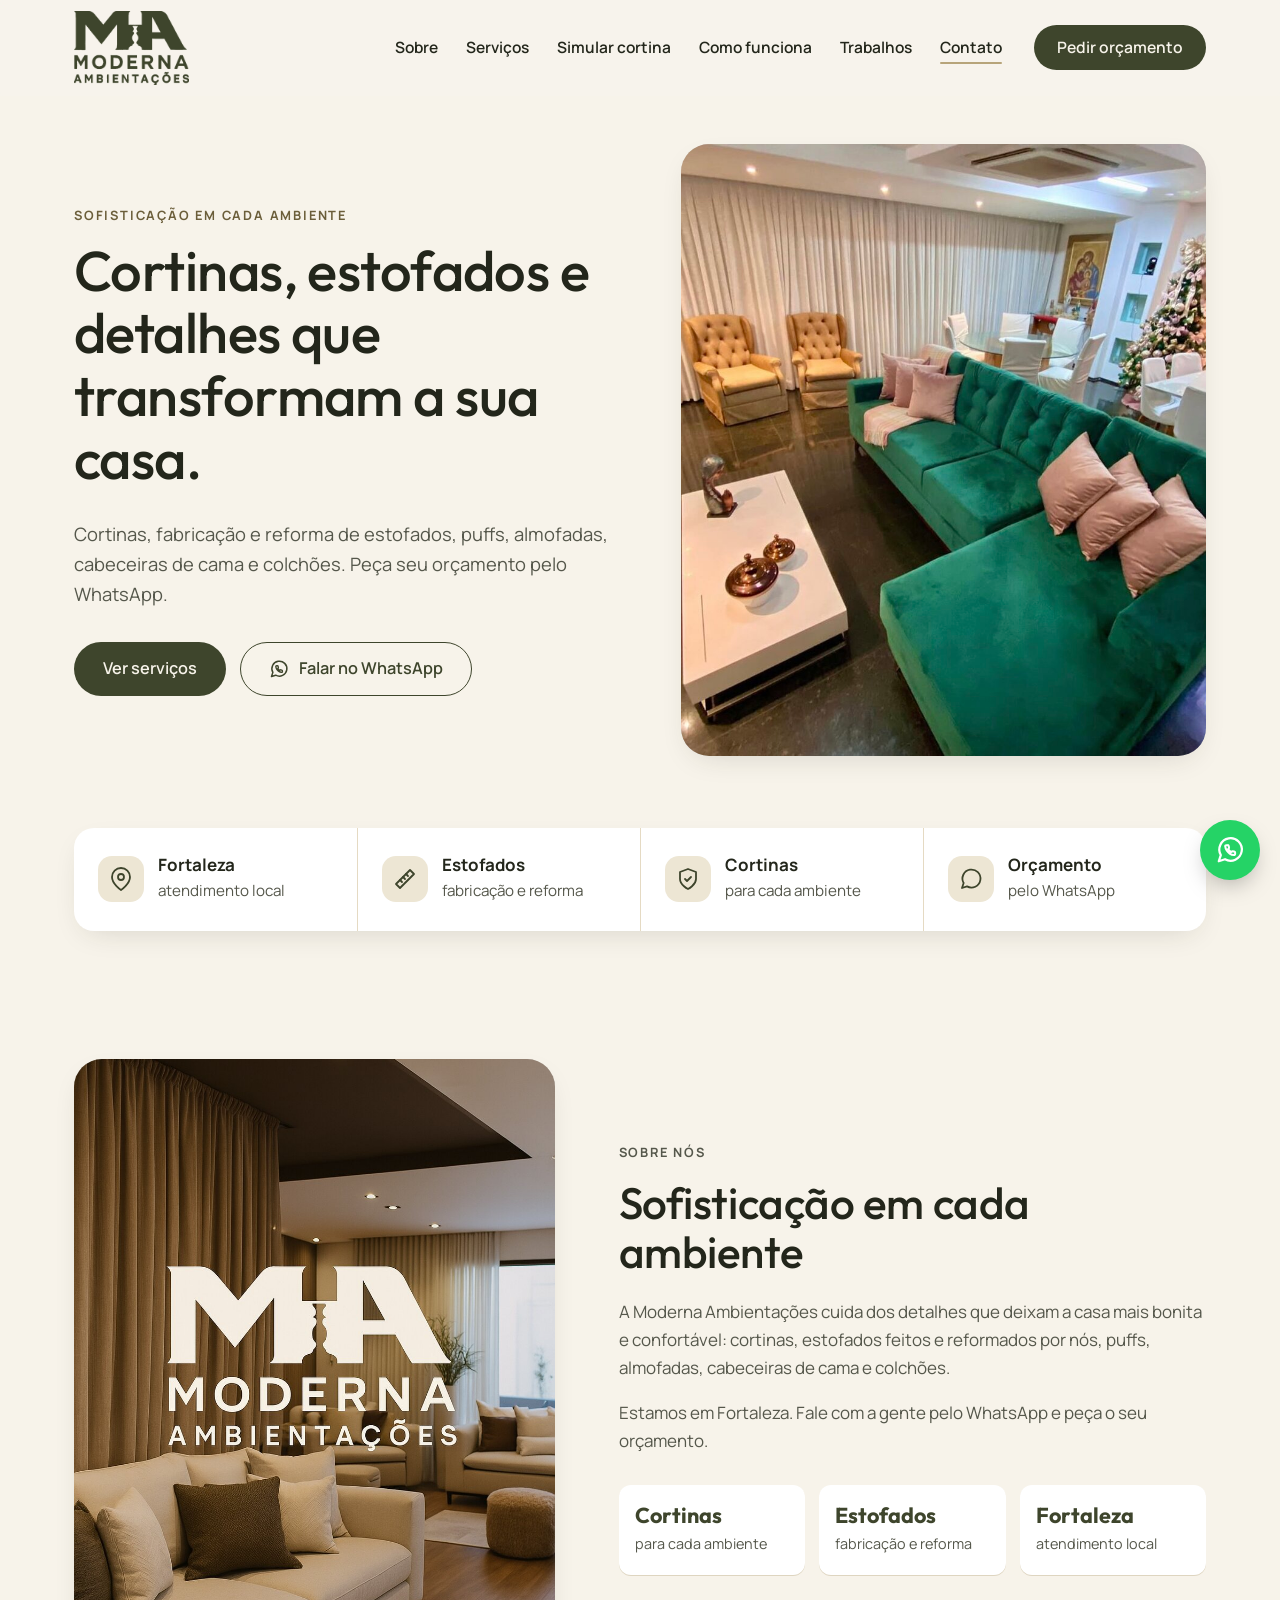
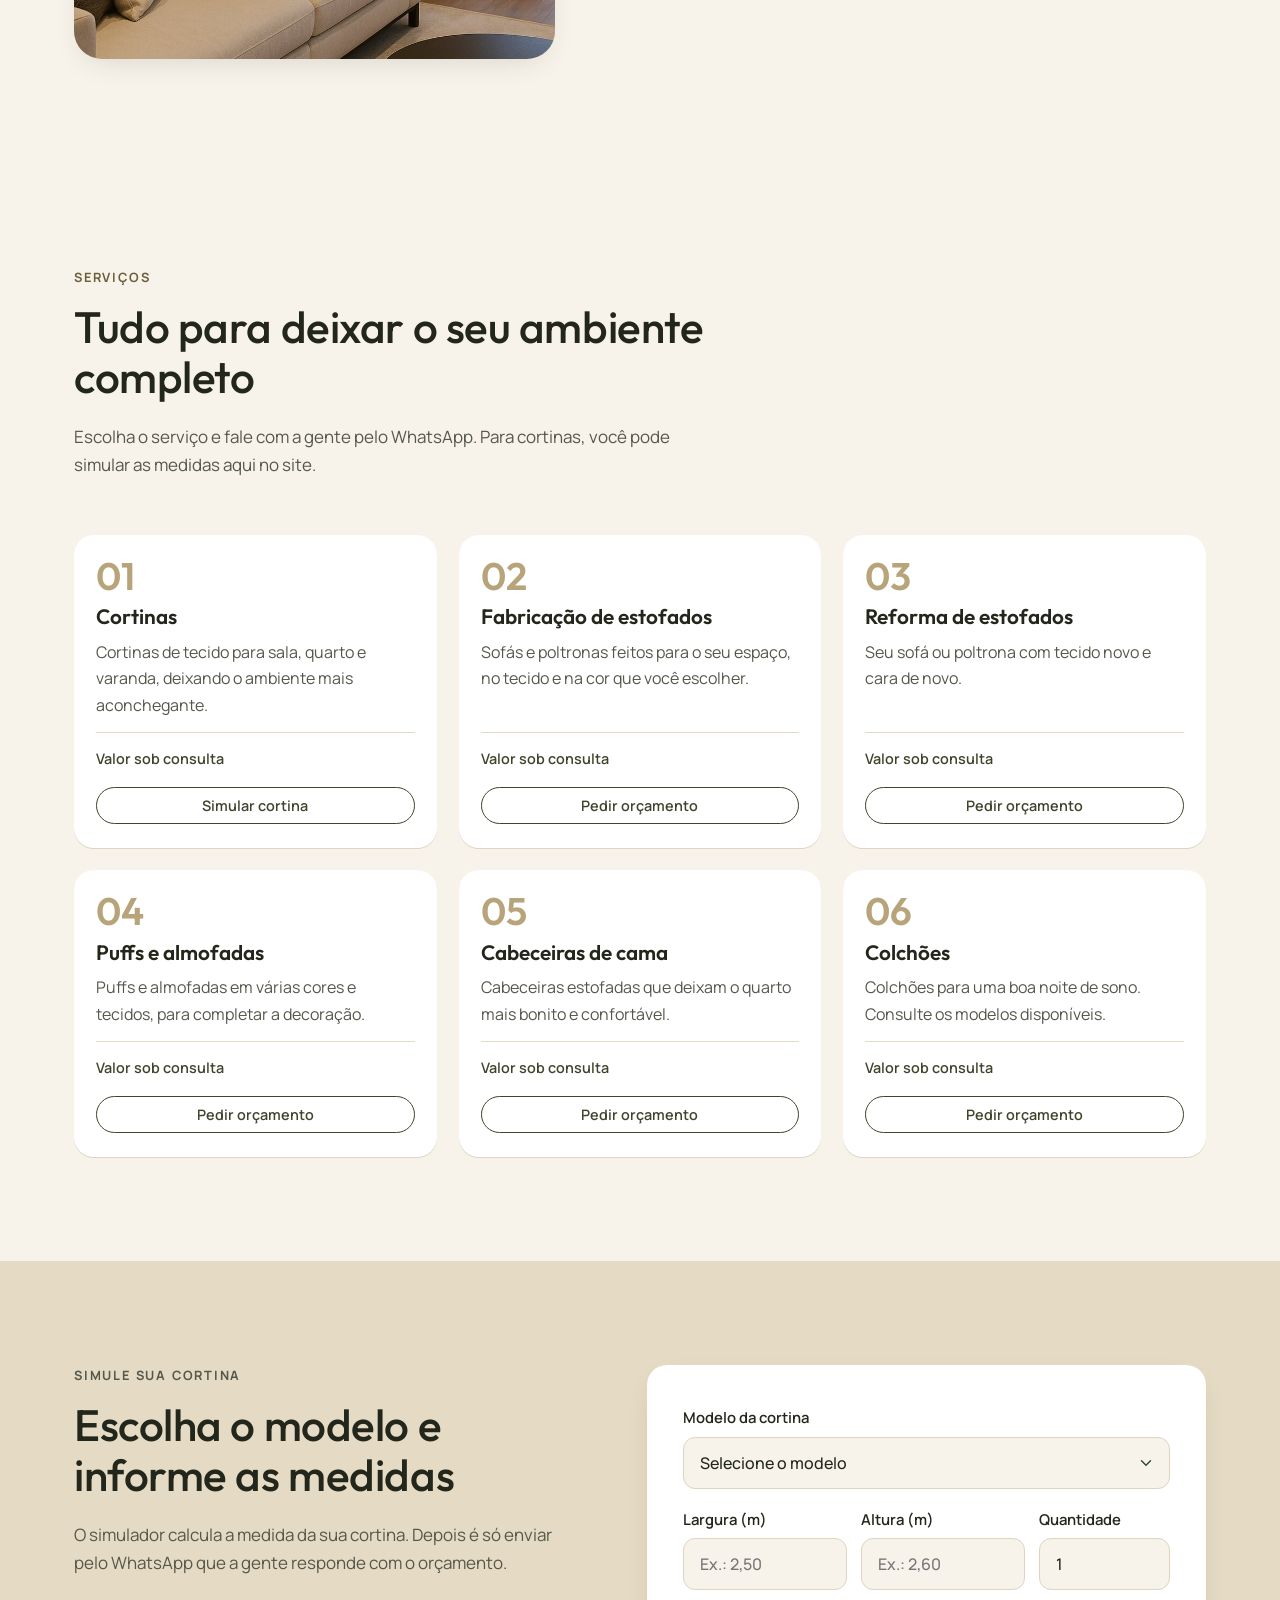
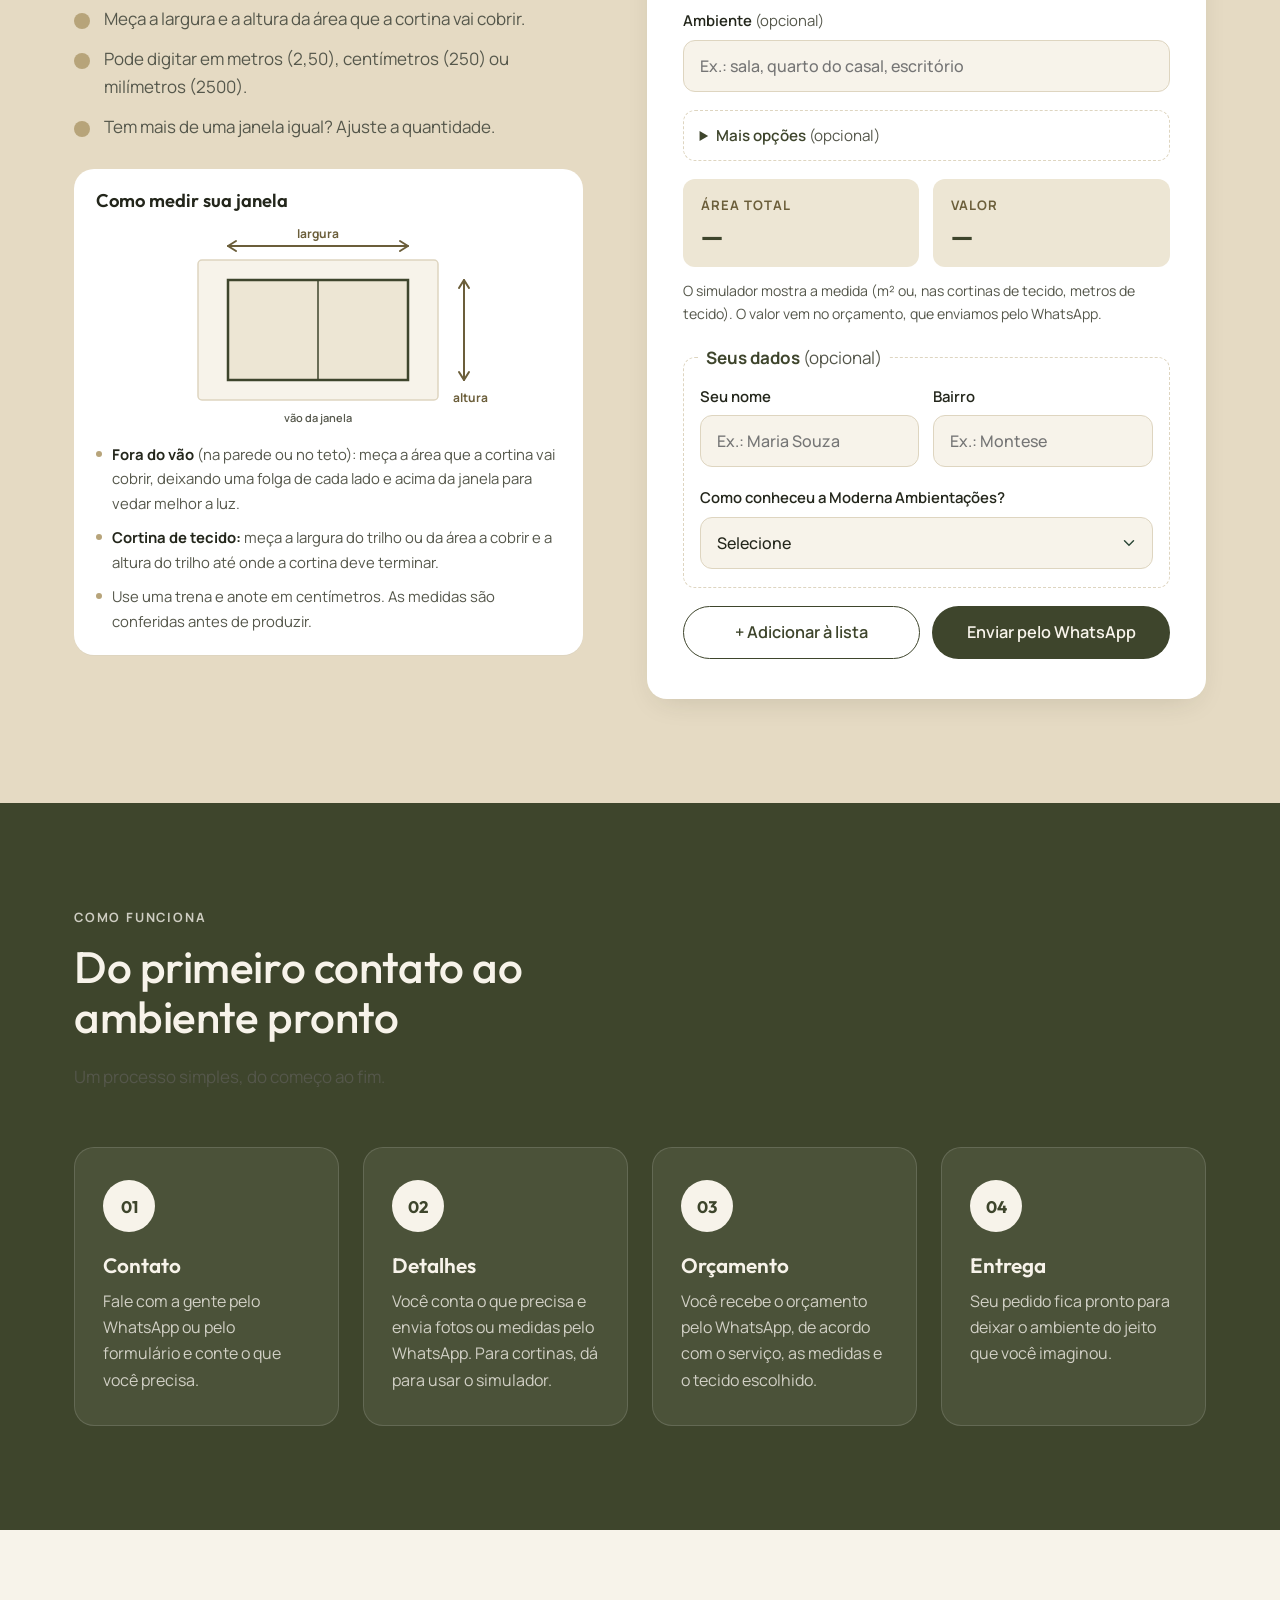
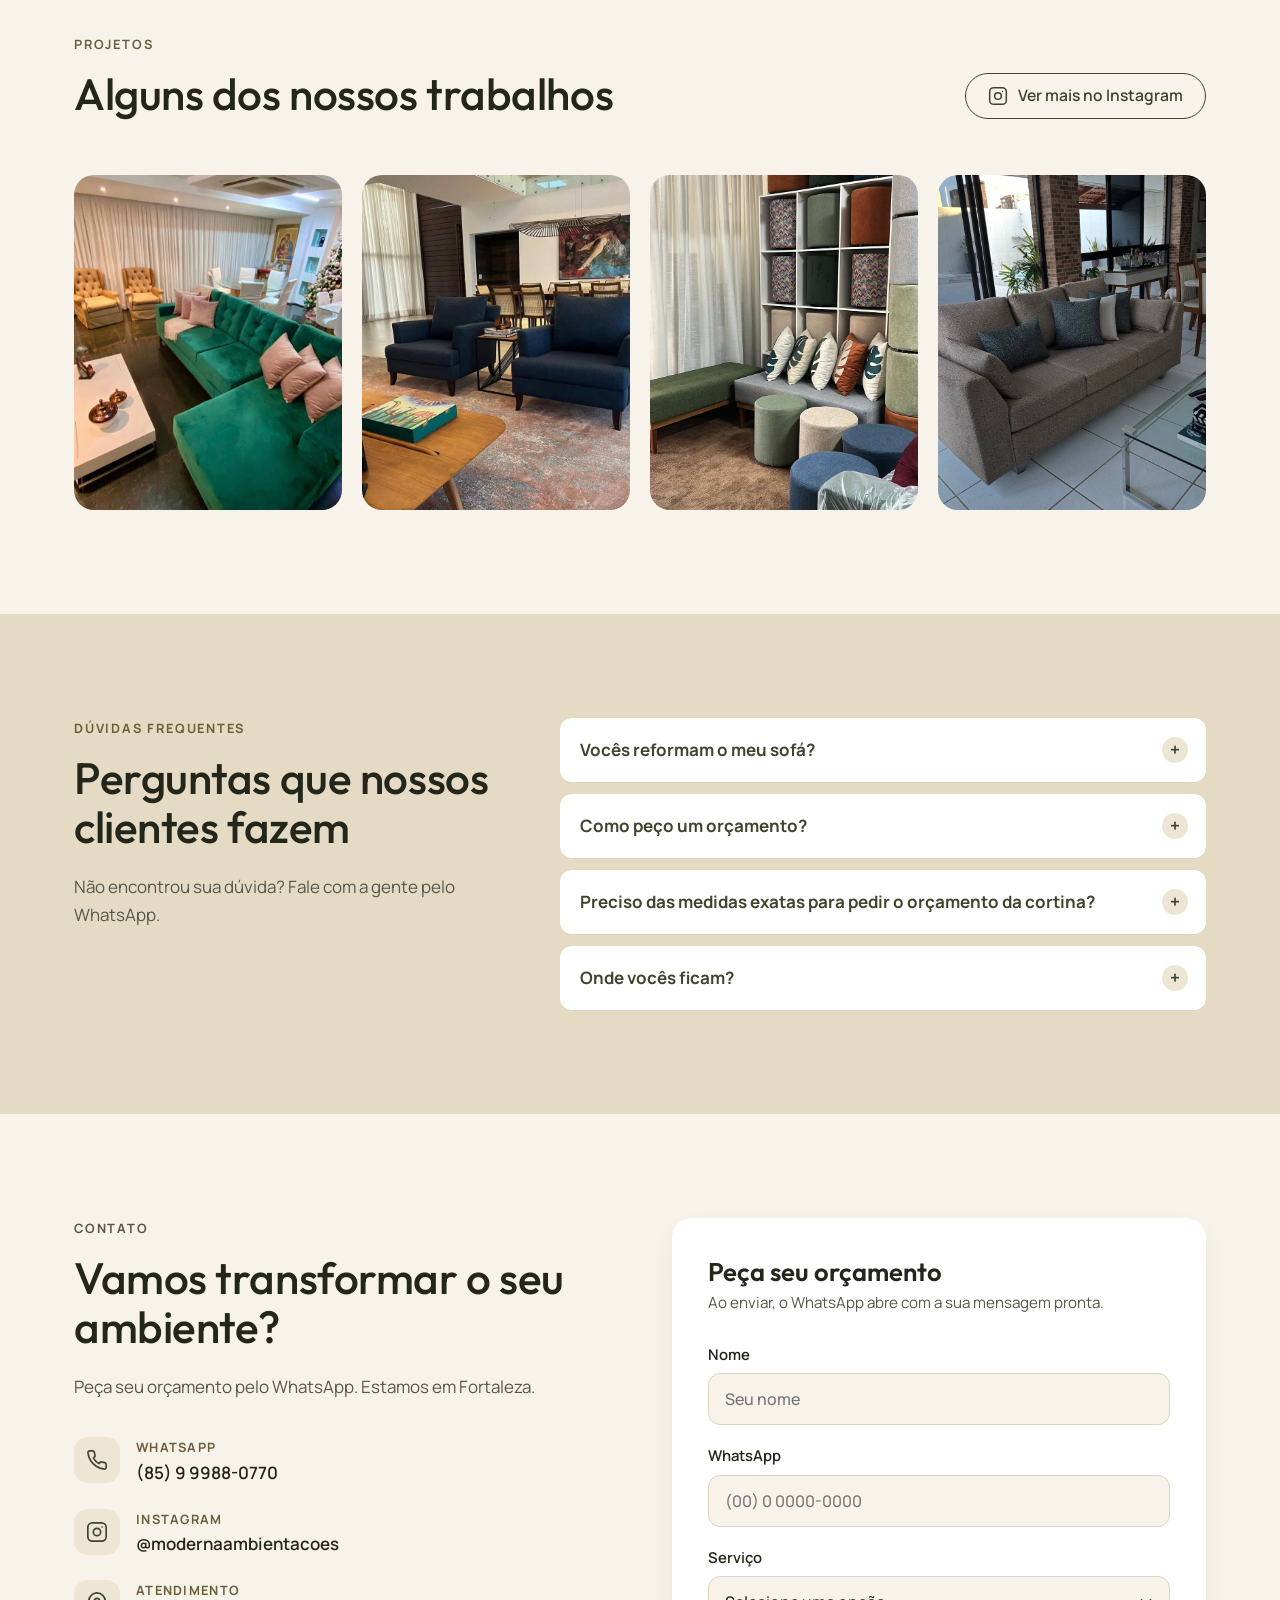
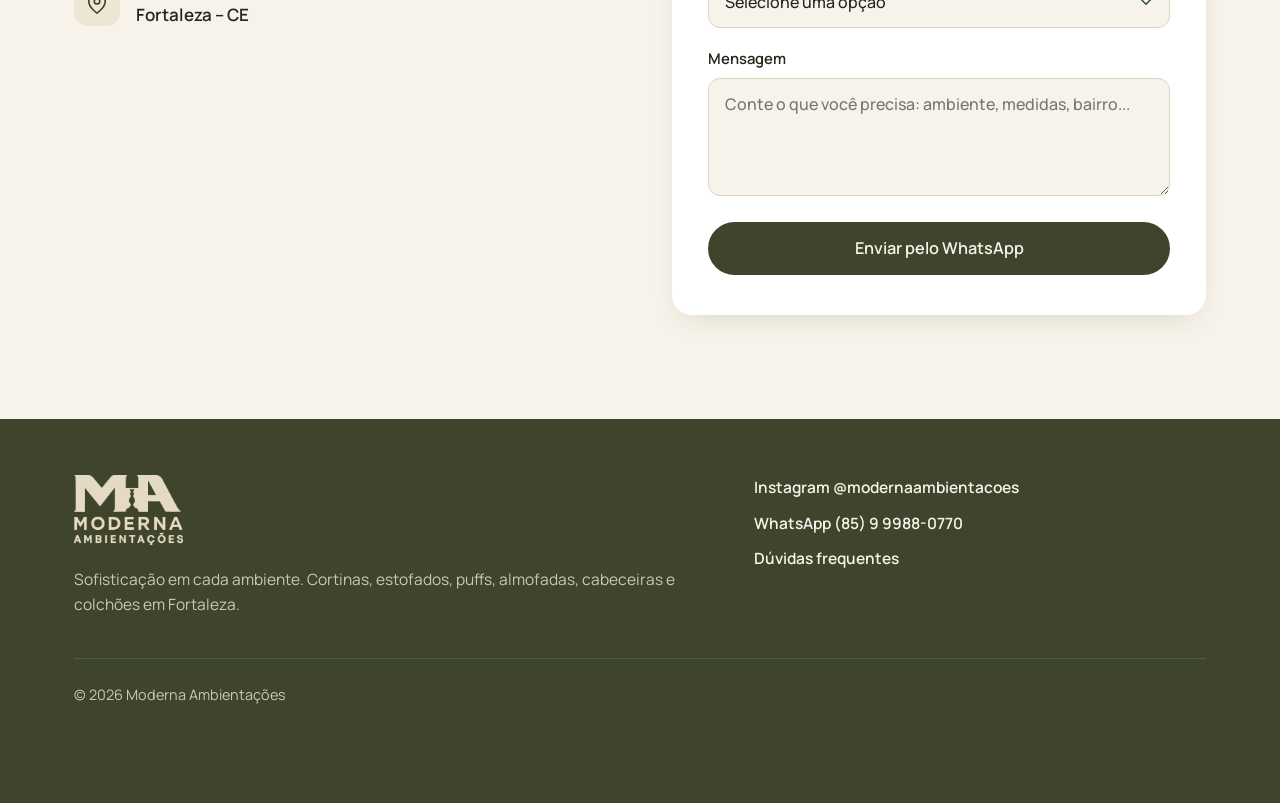
<file: index.html>
<!DOCTYPE html>
<html lang="pt-BR">
<head>
  <meta charset="UTF-8">
  <meta name="viewport" content="width=device-width, initial-scale=1">
  <title>Moderna Ambientações | Cortinas, estofados, puffs e cabeceiras em Fortaleza</title>
  <meta name="description" content="Moderna Ambientações: cortinas, fabricação e reforma de estofados, puffs, almofadas, cabeceiras de cama e colchões em Fortaleza. Peça seu orçamento pelo WhatsApp.">
  <meta name="theme-color" content="#3E452C">
  <!-- Prévia para apresentar à cliente: fora do Google até ser aprovada. Remova esta linha ao publicar de vez. -->
  <meta name="robots" content="noindex">
  <meta property="og:type" content="website">
  <meta property="og:locale" content="pt_BR">
  <meta property="og:site_name" content="Moderna Ambientações">
  <meta property="og:title" content="Moderna Ambientações | Sofisticação em cada ambiente">
  <meta property="og:description" content="Cortinas, estofados, puffs, almofadas, cabeceiras de cama e colchões em Fortaleza.">
  <meta property="og:image" content="img/og-image.jpg">
  <meta property="og:image:alt" content="Logo da Moderna Ambientações sobre uma sala com cortinas e sofá">
  <meta name="twitter:card" content="summary_large_image">
  <link rel="icon" href="img/favicon.png" type="image/png">
  <link rel="apple-touch-icon" href="img/favicon-180.png">
  <link rel="preconnect" href="https://fonts.googleapis.com">
  <link rel="preconnect" href="https://fonts.gstatic.com" crossorigin>
  <link href="https://fonts.googleapis.com/css2?family=Outfit:wght@400;500;600&family=Manrope:wght@400;500;600;700&display=swap" rel="stylesheet">
  <link rel="stylesheet" href="css/style.css?v=1">
  <script type="application/ld+json">
  {
    "@context": "https://schema.org",
    "@type": "HomeAndConstructionBusiness",
    "name": "Moderna Ambientações",
    "slogan": "Sofisticação em cada ambiente",
    "description": "Cortinas, fabricação e reforma de estofados, puffs e almofadas, cabeceiras de cama e colchões.",
    "telephone": "+55 85 99988-0770",
    "areaServed": [{"@type": "City", "name": "Fortaleza"}],
    "sameAs": ["https://www.instagram.com/modernaambientacoes/"]
  }
  </script>
</head>
<body>

  <a class="skip-link" href="#conteudo">Pular para o conteúdo</a>

  <!-- 1. CABEÇALHO -->
  <header class="header" id="topo">
    <div class="container header__inner">
      <a href="#topo" class="logo" aria-label="Moderna Ambientações, voltar ao início">
        <img src="img/logo-verde.png" alt="Moderna Ambientações" width="1200" height="771">
      </a>

      <nav class="nav" id="menu" aria-label="Menu principal">
        <ul class="nav__list">
          <li><a href="#sobre" class="nav__link">Sobre</a></li>
          <li><a href="#modelos" class="nav__link">Serviços</a></li>
          <li><a href="#simulador" class="nav__link">Simular cortina</a></li>
          <li><a href="#como-funciona" class="nav__link">Como funciona</a></li>
          <li><a href="#projetos" class="nav__link">Trabalhos</a></li>
          <li><a href="#contato" class="nav__link">Contato</a></li>
        </ul>
        <a href="#contato" class="btn btn--primary nav__cta">Pedir orçamento</a>
      </nav>

      <button class="hamburger" type="button" aria-label="Abrir menu" aria-expanded="false" aria-controls="menu">
        <span></span><span></span><span></span>
      </button>
    </div>
  </header>

  <main id="conteudo">

    <!-- 2. HERO -->
    <section class="hero">
      <div class="container hero__inner">
        <div class="hero__text">
          <p class="eyebrow">Sofisticação em cada ambiente</p>
          <h1>Cortinas, estofados e detalhes que transformam a sua casa.</h1>
          <p class="hero__lead">Cortinas, fabricação e reforma de estofados, puffs, almofadas, cabeceiras de cama e colchões. Peça seu orçamento pelo WhatsApp.</p>
          <div class="hero__actions">
            <a href="#modelos" class="btn btn--primary btn--lg">Ver serviços</a>
            <a href="https://wa.me/5585999880770" class="btn btn--outline btn--lg" data-whatsapp data-msg="Olá, Moderna Ambientações! Vim pelo site e gostaria de mais informações." target="_blank" rel="noopener">
              <svg class="icon" viewBox="0 0 24 24" aria-hidden="true"><path d="M3 21l1.65-4.95A9 9 0 1 1 8 19.4L3 21z"/><g transform="translate(7.3 7.3) scale(.4)" stroke-width="4"><path d="M22 16.92v3a2 2 0 0 1-2.18 2 19.79 19.79 0 0 1-8.63-3.07 19.5 19.5 0 0 1-6-6 19.79 19.79 0 0 1-3.07-8.67A2 2 0 0 1 4.11 2h3a2 2 0 0 1 2 1.72 12.84 12.84 0 0 0 .7 2.81 2 2 0 0 1-.45 2.11L8.09 9.91a16 16 0 0 0 6 6l1.27-1.27a2 2 0 0 1 2.11-.45 12.84 12.84 0 0 0 2.81.7A2 2 0 0 1 22 16.92z"/></g></svg>
              Falar no WhatsApp
            </a>
          </div>
        </div>
        <figure class="hero__media media" data-label="Foto grande (img/hero.jpg)">
          <img src="img/hero.jpg" alt="Sala com sofá verde, poltronas e cortinas, trabalho da Moderna Ambientações" fetchpriority="high">
        </figure>
      </div>
    </section>

    <!-- 3. DIFERENCIAIS -->
    <section class="perks" aria-label="Nossos diferenciais">
      <div class="container">
        <ul class="perks__list">
          <li class="perk">
            <svg class="perk__icon" viewBox="0 0 24 24" aria-hidden="true"><path d="M21 10c0 7-9 13-9 13s-9-6-9-13a9 9 0 0 1 18 0z"/><circle cx="12" cy="10" r="3"/></svg>
            <div><strong>Fortaleza</strong><span>atendimento local</span></div>
          </li>
          <li class="perk">
            <svg class="perk__icon" viewBox="0 0 24 24" aria-hidden="true"><path d="M3 17 17 3l4 4L7 21z"/><path d="m7 13 2 2M10 10l2 2M13 7l2 2"/></svg>
            <div><strong>Estofados</strong><span>fabricação e reforma</span></div>
          </li>
          <li class="perk">
            <svg class="perk__icon" viewBox="0 0 24 24" aria-hidden="true"><path d="M12 22s8-4 8-10V5l-8-3-8 3v7c0 6 8 10 8 10z"/><path d="m9 12 2 2 4-4"/></svg>
            <div><strong>Cortinas</strong><span>para cada ambiente</span></div>
          </li>
          <li class="perk">
            <svg class="perk__icon" viewBox="0 0 24 24" aria-hidden="true"><path d="M3 21l1.65-4.95A9 9 0 1 1 8 19.4L3 21z"/></svg>
            <div><strong>Orçamento</strong><span>pelo WhatsApp</span></div>
          </li>
        </ul>
      </div>
    </section>

    <!-- SOBRE NÓS -->
    <section class="section" id="sobre">
      <div class="container sobre">
        <figure class="media sobre__media" data-label="Foto (img/sobre.jpg)">
          <img src="img/sobre.jpg" alt="Sala com cortinas e sofá claro, com a logo da Moderna Ambientações" loading="lazy">
        </figure>
        <div class="sobre__texto">
          <p class="eyebrow">Sobre nós</p>
          <h2>Sofisticação em cada ambiente</h2>
          <p>A Moderna Ambientações cuida dos detalhes que deixam a casa mais bonita e confortável: cortinas, estofados feitos e reformados por nós, puffs, almofadas, cabeceiras de cama e colchões.</p>
          <p>Estamos em Fortaleza. Fale com a gente pelo WhatsApp e peça o seu orçamento.</p>
          <ul class="sobre__destaques">
            <li><strong>Cortinas</strong><span>para cada ambiente</span></li>
            <li><strong>Estofados</strong><span>fabricação e reforma</span></li>
            <li><strong>Fortaleza</strong><span>atendimento local</span></li>
          </ul>
        </div>
      </div>
    </section>

    <!-- 4. MODELOS -->
    <section class="section" id="modelos">
      <div class="container">
        <div class="section__head">
          <p class="eyebrow">Serviços</p>
          <h2>Tudo para deixar o seu ambiente completo</h2>
          <p>Escolha o serviço e fale com a gente pelo WhatsApp. Para cortinas, você pode simular as medidas aqui no site.</p>
        </div>

        <div class="products products--6">
          <article class="card product">
            <div class="product__body">
              <span class="product__num" aria-hidden="true">01</span>
              <h3>Cortinas</h3>
              <p>Cortinas de tecido para sala, quarto e varanda, deixando o ambiente mais aconchegante.</p>
              <p class="product__price">Valor sob consulta</p>
              <button type="button" class="btn btn--outline btn--sm product__sim" data-modelo="Cortina de tecido">Simular cortina</button>
            </div>
          </article>
          <article class="card product">
            <div class="product__body">
              <span class="product__num" aria-hidden="true">02</span>
              <h3>Fabricação de estofados</h3>
              <p>Sofás e poltronas feitos para o seu espaço, no tecido e na cor que você escolher.</p>
              <p class="product__price">Valor sob consulta</p>
              <a href="https://wa.me/5585999880770" class="btn btn--outline btn--sm product__sim" data-whatsapp data-msg="Olá, Moderna Ambientações! Vim pelo site e gostaria de um orçamento de fabricação de estofados." target="_blank" rel="noopener">Pedir orçamento</a>
            </div>
          </article>
          <article class="card product">
            <div class="product__body">
              <span class="product__num" aria-hidden="true">03</span>
              <h3>Reforma de estofados</h3>
              <p>Seu sofá ou poltrona com tecido novo e cara de novo.</p>
              <p class="product__price">Valor sob consulta</p>
              <a href="https://wa.me/5585999880770" class="btn btn--outline btn--sm product__sim" data-whatsapp data-msg="Olá, Moderna Ambientações! Vim pelo site e gostaria de um orçamento de reforma de estofados." target="_blank" rel="noopener">Pedir orçamento</a>
            </div>
          </article>
          <article class="card product">
            <div class="product__body">
              <span class="product__num" aria-hidden="true">04</span>
              <h3>Puffs e almofadas</h3>
              <p>Puffs e almofadas em várias cores e tecidos, para completar a decoração.</p>
              <p class="product__price">Valor sob consulta</p>
              <a href="https://wa.me/5585999880770" class="btn btn--outline btn--sm product__sim" data-whatsapp data-msg="Olá, Moderna Ambientações! Vim pelo site e gostaria de um orçamento de puffs e almofadas." target="_blank" rel="noopener">Pedir orçamento</a>
            </div>
          </article>
          <article class="card product">
            <div class="product__body">
              <span class="product__num" aria-hidden="true">05</span>
              <h3>Cabeceiras de cama</h3>
              <p>Cabeceiras estofadas que deixam o quarto mais bonito e confortável.</p>
              <p class="product__price">Valor sob consulta</p>
              <a href="https://wa.me/5585999880770" class="btn btn--outline btn--sm product__sim" data-whatsapp data-msg="Olá, Moderna Ambientações! Vim pelo site e gostaria de um orçamento de cabeceiras de cama." target="_blank" rel="noopener">Pedir orçamento</a>
            </div>
          </article>
          <article class="card product">
            <div class="product__body">
              <span class="product__num" aria-hidden="true">06</span>
              <h3>Colchões</h3>
              <p>Colchões para uma boa noite de sono. Consulte os modelos disponíveis.</p>
              <p class="product__price">Valor sob consulta</p>
              <a href="https://wa.me/5585999880770" class="btn btn--outline btn--sm product__sim" data-whatsapp data-msg="Olá, Moderna Ambientações! Vim pelo site e gostaria de um orçamento de colchões." target="_blank" rel="noopener">Pedir orçamento</a>
            </div>
          </article>
        </div>
      </div>
    </section>

    <!-- 4b. SIMULADOR DE ORÇAMENTO -->
    <section class="section section--soft" id="simulador">
      <div class="container sim">
        <div class="sim__intro">
          <p class="eyebrow">Simule sua cortina</p>
          <h2>Escolha o modelo e informe as medidas</h2>
          <p>O simulador calcula a medida da sua cortina. Depois é só enviar pelo WhatsApp que a gente responde com o orçamento.</p>
          <ul class="sim__tips">
            <li>Meça a largura e a altura da área que a cortina vai cobrir.</li>
            <li>Pode digitar em metros (2,50), centímetros (250) ou milímetros (2500).</li>
            <li>Tem mais de uma janela igual? Ajuste a quantidade.</li>
          </ul>
          <div class="medir">
            <h3>Como medir sua janela</h3>
            <svg class="medir__desenho" viewBox="0 0 340 210" role="img" aria-label="Desenho de uma janela mostrando onde medir a largura e a altura">
              <rect x="40" y="38" width="240" height="140" rx="4" class="medir__parede"/>
              <rect x="70" y="58" width="180" height="100" class="medir__vao"/>
              <line x1="160" y1="58" x2="160" y2="158" class="medir__divisao"/>
              <line x1="70" y1="24" x2="250" y2="24" class="medir__seta"/>
              <polyline points="78,19 70,24 78,29" class="medir__seta"/>
              <polyline points="242,19 250,24 242,29" class="medir__seta"/>
              <text x="160" y="16" class="medir__texto">largura</text>
              <line x1="306" y1="58" x2="306" y2="158" class="medir__seta"/>
              <polyline points="301,66 306,58 311,66" class="medir__seta"/>
              <polyline points="301,150 306,158 311,150" class="medir__seta"/>
              <text x="312" y="180" class="medir__texto">altura</text>
              <text x="160" y="200" class="medir__legenda">vão da janela</text>
            </svg>
            <ul class="medir__passos">
                            <li><strong>Fora do vão</strong> (na parede ou no teto): meça a área que a cortina vai cobrir, deixando uma folga de cada lado e acima da janela para vedar melhor a luz.</li>
              <li><strong>Cortina de tecido:</strong> meça a largura do trilho ou da área a cobrir e a altura do trilho até onde a cortina deve terminar.</li>
              <li>Use uma trena e anote em centímetros. As medidas são conferidas antes de produzir.</li>
            </ul>
          </div>
        </div>

        <form class="card form sim__form" id="form-simulador" novalidate>
          <div class="field">
            <label for="sim-modelo">Modelo da cortina</label>
            <select id="sim-modelo" name="modelo" required>
              <option value="" disabled selected>Selecione o modelo</option>
              <optgroup label="Cortinas">
                <option data-calculo="tecido">Cortina de tecido</option>
                <option data-calculo="tecido">Cortina de tecido com blackout</option>
              </optgroup>
              <optgroup label="Outros">
                <option>Outro modelo</option>
              </optgroup>
            </select>
          </div>

          <div class="sim__row">
            <div class="field">
              <label for="sim-largura">Largura (m)</label>
              <input type="text" id="sim-largura" name="largura" inputmode="decimal" maxlength="7" autocomplete="off" placeholder="Ex.: 2,50" required>
            </div>
            <div class="field">
              <label for="sim-altura">Altura (m)</label>
              <input type="text" id="sim-altura" name="altura" inputmode="decimal" maxlength="7" autocomplete="off" placeholder="Ex.: 2,60" required>
            </div>
            <div class="field sim__qtd">
              <label for="sim-qtd">Quantidade</label>
              <input type="text" id="sim-qtd" name="quantidade" inputmode="numeric" maxlength="2" autocomplete="off" value="1" required>
            </div>
          </div>

          <div class="field">
            <label for="sim-ambiente">Ambiente <span class="field__opt">(opcional)</span></label>
            <input type="text" id="sim-ambiente" name="ambiente" placeholder="Ex.: sala, quarto do casal, escritório">
          </div>

          <!-- Acessório opcional: aparece só nos modelos com data-guia (cortina rolô) -->
          <label class="sim__opcional" id="sim-guia-campo" hidden>
            <input type="checkbox" id="sim-guia" name="guia">
            Incluir guia <span class="field__opt">(opcional)</span>
          </label>

          <details class="sim__extras">
            <summary>Mais opções <span class="field__opt">(opcional)</span></summary>
            <div class="sim__row sim__row--2">
              <div class="field">
                <label for="sim-acionamento">Acionamento</label>
                <select id="sim-acionamento" name="acionamento">
                  <option value="">Tanto faz</option>
                  <option>Manual</option>
                  <option>Motorizado</option>
                </select>
              </div>
              <div class="field">
                <label for="sim-comando">Lado do comando</label>
                <select id="sim-comando" name="comando">
                  <option value="">Tanto faz</option>
                  <option>Esquerdo</option>
                  <option>Direito</option>
                </select>
              </div>
              <div class="field">
                <label for="sim-instalacao">Instalação</label>
                <select id="sim-instalacao" name="instalacao">
                  <option value="">Não sei</option>
                  <option>Dentro do vão</option>
                  <option>Fora do vão (na parede)</option>
                  <option>No teto</option>
                </select>
              </div>
              <div class="field">
                <label for="sim-cor">Cor ou tecido</label>
                <input type="text" id="sim-cor" name="cor" placeholder="Ex.: linho bege, blackout branco">
              </div>
            </div>
          </details>

          <div class="sim__result" aria-live="polite">
            <div>
              <span id="sim-area-rotulo">Área total</span>
              <strong id="sim-area">—</strong>
            </div>
            <div>
              <span>Valor</span>
              <strong id="sim-valor">—</strong>
            </div>
          </div>
          <p class="sim__note sim__calculo" id="sim-calculo" hidden></p>
          <p class="sim__condicoes" id="sim-condicoes" hidden></p>
          <p class="sim__note" id="sim-nota">O simulador mostra a medida (m² ou, nas cortinas de tecido, metros de tecido). O valor vem no orçamento, que enviamos pelo WhatsApp.</p>

          <fieldset class="sim__cliente">
            <legend>Seus dados <span class="field__opt">(opcional)</span></legend>
            <div class="sim__row sim__row--2">
              <div class="field">
                <label for="sim-cliente">Seu nome</label>
                <input type="text" id="sim-cliente" name="cliente" autocomplete="name" maxlength="60" placeholder="Ex.: Maria Souza">
              </div>
              <div class="field">
                <label for="sim-bairro">Bairro</label>
                <input type="text" id="sim-bairro" name="bairro" maxlength="40" placeholder="Ex.: Montese">
              </div>
            </div>
            <div class="field">
              <label for="sim-origem">Como conheceu a Moderna Ambientações?</label>
              <select id="sim-origem" name="origem">
                <option value="">Selecione</option>
                <option>Instagram</option>
                <option>Google</option>
                <option>Indicação de amigo ou parente</option>
                <option>Arquiteto ou decorador</option>
                <option>Já sou cliente</option>
                <option>Outro</option>
              </select>
            </div>
          </fieldset>

          <p class="form__error" role="alert" hidden></p>

          <div class="sim__actions">
            <button type="button" class="btn btn--outline btn--lg" id="sim-adicionar">+ Adicionar à lista</button>
            <button type="submit" class="btn btn--primary btn--lg">Enviar pelo WhatsApp</button>
          </div>

          <div class="sim__lista" id="sim-lista" hidden>
            <h3>Sua lista de orçamento</h3>
            <ul id="sim-itens"></ul>
            <p class="sim__total">Valor: <strong id="sim-total">—</strong></p>
            <p class="sim__condicoes" id="sim-total-condicoes" hidden></p>
            <p class="sim__note">Tem mais janelas? Preencha as medidas acima e clique em "Adicionar à lista". Ao enviar, a lista inteira vai em uma única mensagem.</p>
          </div>
        </form>
      </div>
    </section>

    <!-- 5. COMO FUNCIONA -->
    <section class="section section--green" id="como-funciona">
      <div class="container">
        <div class="section__head">
          <p class="eyebrow eyebrow--light">Como funciona</p>
          <h2>Do primeiro contato ao ambiente pronto</h2>
          <p>Um processo simples, do começo ao fim.</p>
        </div>

        <ol class="steps">
          <li class="step">
            <span class="step__num" aria-hidden="true">01</span>
            <h3>Contato</h3>
            <p>Fale com a gente pelo WhatsApp ou pelo formulário e conte o que você precisa.</p>
          </li>
          <li class="step">
            <span class="step__num" aria-hidden="true">02</span>
            <h3>Detalhes</h3>
            <p>Você conta o que precisa e envia fotos ou medidas pelo WhatsApp. Para cortinas, dá para usar o simulador.</p>
          </li>
          <li class="step">
            <span class="step__num" aria-hidden="true">03</span>
            <h3>Orçamento</h3>
            <p>Você recebe o orçamento pelo WhatsApp, de acordo com o serviço, as medidas e o tecido escolhido.</p>
          </li>
          <li class="step">
            <span class="step__num" aria-hidden="true">04</span>
            <h3>Entrega</h3>
            <p>Seu pedido fica pronto para deixar o ambiente do jeito que você imaginou.</p>
          </li>
        </ol>
      </div>
    </section>

    <!-- 6. PROJETOS -->
    <section class="section" id="projetos">
      <div class="container">
        <div class="section__head section__head--row">
          <div>
            <p class="eyebrow">Projetos</p>
            <h2>Alguns dos nossos trabalhos</h2>
          </div>
          <a href="https://www.instagram.com/modernaambientacoes/" class="btn btn--outline" target="_blank" rel="noopener" data-instagram>
            <svg class="icon" viewBox="0 0 24 24" aria-hidden="true"><rect x="2" y="2" width="20" height="20" rx="5"/><circle cx="12" cy="12" r="4"/><path d="M17.5 6.5h.01"/></svg>
            Ver mais no Instagram
          </a>
        </div>

        <div class="gallery gallery--4">
          <figure class="media gallery__item" data-label="Foto: Sofá verde em L com almofadas rosa e cortinas ao fundo (img/projeto-01.jpg)">
            <img src="img/projeto-01.jpg" alt="Sofá verde em L com almofadas rosa e cortinas ao fundo, trabalho da Moderna Ambientações" loading="lazy">
          </figure>
          <figure class="media gallery__item" data-label="Foto: Poltronas azuis em sala ampla com cortinas (img/projeto-02.jpg)">
            <img src="img/projeto-02.jpg" alt="Poltronas azuis em sala ampla com cortinas, trabalho da Moderna Ambientações" loading="lazy">
          </figure>
          <figure class="media gallery__item" data-label="Foto: Puffs, almofadas e banco estofado em várias cores (img/projeto-03.jpg)">
            <img src="img/projeto-03.jpg" alt="Puffs, almofadas e banco estofado em várias cores, trabalho da Moderna Ambientações" loading="lazy">
          </figure>
          <figure class="media gallery__item" data-label="Foto: Sofá de tecido com almofadas em área integrada (img/projeto-04.jpg)">
            <img src="img/projeto-04.jpg" alt="Sofá de tecido com almofadas em área integrada, trabalho da Moderna Ambientações" loading="lazy">
          </figure>
        </div>
      </div>
    </section>

    <!-- PERGUNTAS FREQUENTES -->
    <section class="section section--soft" id="duvidas">
      <div class="container faq">
        <div class="section__head">
          <p class="eyebrow">Dúvidas frequentes</p>
          <h2>Perguntas que nossos clientes fazem</h2>
          <p>Não encontrou sua dúvida? Fale com a gente pelo WhatsApp.</p>
        </div>

        <div class="faq__lista">
          <details class="faq__item">
            <summary>Vocês reformam o meu sofá?</summary>
            <p>Sim. Fazemos reforma de estofados. Mande fotos do seu sofá ou poltrona pelo WhatsApp e conte o que você quer mudar.</p>
          </details>
          <details class="faq__item">
            <summary>Como peço um orçamento?</summary>
            <p>Chame no WhatsApp e conte o que você precisa. Para cortinas, use o simulador aqui do site e envie as medidas pelo WhatsApp.</p>
          </details>
          <details class="faq__item">
            <summary>Preciso das medidas exatas para pedir o orçamento da cortina?</summary>
            <p>Não. Medidas aproximadas já servem para o orçamento. As medidas finais são conferidas antes de produzir.</p>
          </details>
          <details class="faq__item">
            <summary>Onde vocês ficam?</summary>
            <p>Estamos em Fortaleza. Chame no WhatsApp para combinar o atendimento.</p>
          </details>
        </div>
      </div>
    </section>

    <!-- 7. CONTATO -->
    <section class="section" id="contato">
      <div class="container contact">
        <div class="contact__info">
          <p class="eyebrow">Contato</p>
          <h2>Vamos transformar o seu ambiente?</h2>
          <p>Peça seu orçamento pelo WhatsApp. Estamos em Fortaleza.</p>

          <ul class="contact__list">
            <li>
              <svg class="icon" viewBox="0 0 24 24" aria-hidden="true"><path d="M22 16.92v3a2 2 0 0 1-2.18 2 19.79 19.79 0 0 1-8.63-3.07 19.5 19.5 0 0 1-6-6 19.79 19.79 0 0 1-3.07-8.67A2 2 0 0 1 4.11 2h3a2 2 0 0 1 2 1.72 12.84 12.84 0 0 0 .7 2.81 2 2 0 0 1-.45 2.11L8.09 9.91a16 16 0 0 0 6 6l1.27-1.27a2 2 0 0 1 2.11-.45 12.84 12.84 0 0 0 2.81.7A2 2 0 0 1 22 16.92z"/></svg>
              <div><span>WhatsApp</span><a href="https://wa.me/5585999880770" data-whatsapp target="_blank" rel="noopener">(85) 9 9988-0770</a></div>
            </li>
            <li>
              <svg class="icon" viewBox="0 0 24 24" aria-hidden="true"><rect x="2" y="2" width="20" height="20" rx="5"/><circle cx="12" cy="12" r="4"/><path d="M17.5 6.5h.01"/></svg>
              <div><span>Instagram</span><a href="https://www.instagram.com/modernaambientacoes/" data-instagram target="_blank" rel="noopener">@modernaambientacoes</a></div>
            </li>
            <li>
              <svg class="icon" viewBox="0 0 24 24" aria-hidden="true"><path d="M21 10c0 7-9 13-9 13s-9-6-9-13a9 9 0 0 1 18 0z"/><circle cx="12" cy="10" r="3"/></svg>
              <div><span>Atendimento</span><p>Fortaleza – CE</p></div>
            </li>
          </ul>
        </div>

        <form class="card form" id="form-orcamento" novalidate>
          <h3>Peça seu orçamento</h3>
          <p class="form__hint">Ao enviar, o WhatsApp abre com a sua mensagem pronta.</p>

          <div class="field">
            <label for="nome">Nome</label>
            <input type="text" id="nome" name="nome" autocomplete="name" placeholder="Seu nome" required>
          </div>

          <div class="field">
            <label for="whatsapp">WhatsApp</label>
            <input type="tel" id="whatsapp" name="whatsapp" autocomplete="tel" inputmode="numeric" maxlength="16" placeholder="(00) 0 0000-0000" required>
          </div>

          <div class="field">
            <label for="produto">Serviço</label>
            <select id="produto" name="produto" required>
              <option value="" disabled selected>Selecione uma opção</option>
              <option>Cortinas</option>
              <option>Fabricação de estofados</option>
              <option>Reforma de estofados</option>
              <option>Puffs e almofadas</option>
              <option>Cabeceiras de cama</option>
              <option>Colchões</option>
              <option>Outro / quero orientação</option>
            </select>
          </div>

          <div class="field">
            <label for="mensagem">Mensagem</label>
            <textarea id="mensagem" name="mensagem" rows="4" placeholder="Conte o que você precisa: ambiente, medidas, bairro..."></textarea>
          </div>

          <p class="form__error" role="alert" hidden></p>

          <button type="submit" class="btn btn--primary btn--lg btn--block">Enviar pelo WhatsApp</button>
        </form>
      </div>
    </section>
  </main>

  <!-- 8. RODAPÉ -->
  <footer class="footer">
    <div class="container footer__inner">
      <div class="footer__brand">
        <a href="#topo" class="logo logo--light" aria-label="Moderna Ambientações, voltar ao início">
          <img src="img/logo-bege.png" alt="Moderna Ambientações" width="1200" height="771" loading="lazy">
        </a>
        <p>Sofisticação em cada ambiente. Cortinas, estofados, puffs, almofadas, cabeceiras e colchões em Fortaleza.</p>
      </div>

      <ul class="footer__links">
        <li><a href="https://www.instagram.com/modernaambientacoes/" target="_blank" rel="noopener" data-instagram>Instagram @modernaambientacoes</a></li>
        <li><a href="https://wa.me/5585999880770" target="_blank" rel="noopener" data-whatsapp>WhatsApp (85) 9 9988-0770</a></li>
        <li><a href="#duvidas">Dúvidas frequentes</a></li>
      </ul>

      <p class="footer__legal">© <span id="ano">2026</span> Moderna Ambientações</p>
    </div>
  </footer>

  <!-- Botão flutuante de WhatsApp -->
  <a href="https://wa.me/5585999880770" class="whatsapp-float" data-whatsapp data-msg="Olá, Moderna Ambientações! Vim pelo site e gostaria de um orçamento." target="_blank" rel="noopener" aria-label="Conversar no WhatsApp">
    <svg viewBox="0 0 24 24" aria-hidden="true"><path d="M3 21l1.65-4.95A9 9 0 1 1 8 19.4L3 21z"/><g transform="translate(7.3 7.3) scale(.4)" stroke-width="4"><path d="M22 16.92v3a2 2 0 0 1-2.18 2 19.79 19.79 0 0 1-8.63-3.07 19.5 19.5 0 0 1-6-6 19.79 19.79 0 0 1-3.07-8.67A2 2 0 0 1 4.11 2h3a2 2 0 0 1 2 1.72 12.84 12.84 0 0 0 .7 2.81 2 2 0 0 1-.45 2.11L8.09 9.91a16 16 0 0 0 6 6l1.27-1.27a2 2 0 0 1 2.11-.45 12.84 12.84 0 0 0 2.81.7A2 2 0 0 1 22 16.92z"/></g></svg>
  </a>

  <script src="js/main.js?v=1" defer></script>
</body>
</html>
</file>
<file: css/style.css>
/* =========================================================
   Moderna Ambientações — estilos
   ========================================================= */

:root {
  --azul: #3E452C;
  --azul-escuro: #2A2F1D;
  --azul-claro: #EDE6D4;
  --areia: #F7F3EA;
  --areia-escura: #E5DAC3;
  --laranja: #B7A47A;
  --laranja-texto: #6B5E3A;
  --grafite: #23261B;
  --texto-suave: #55574B;
  --branco: #ffffff;
  --borda: #DED5C0;
  --placeholder: #d6d4cf;

  --fonte-titulo: "Outfit", "Manrope", sans-serif;
  --fonte-texto: "Manrope", system-ui, -apple-system, "Segoe UI", sans-serif;

  --raio: 20px;
  --raio-sm: 12px;
  --sombra: 0 10px 30px -12px rgba(42, 47, 29, .18);
  --header-h: 96px;
  --container: 1180px;
}

/* ---------- Base ---------- */
*,
*::before,
*::after { box-sizing: border-box; }

html {
  scroll-behavior: smooth;
  -webkit-text-size-adjust: 100%;
}

body {
  margin: 0;
  font-family: var(--fonte-texto);
  font-size: 1.0625rem;
  line-height: 1.65;
  color: var(--grafite);
  background: var(--areia);
  -webkit-font-smoothing: antialiased;
}

body.menu-aberto { overflow: hidden; }

h1, h2, h3 {
  font-family: var(--fonte-titulo);
  line-height: 1.12;
  letter-spacing: -.02em;
  margin: 0 0 .5em;
  font-weight: 600;
}
h1 { font-size: clamp(2.4rem, 5.2vw, 4.1rem); }
h2 { font-size: clamp(1.9rem, 3.6vw, 2.75rem); }
h3 { font-size: 1.3rem; }

p { margin: 0 0 1em; }
a { color: inherit; }
img { display: block; max-width: 100%; height: auto; }
ul, ol { list-style: none; margin: 0; padding: 0; }
figure, blockquote { margin: 0; }
address { font-style: normal; }

section[id] { scroll-margin-top: calc(var(--header-h) + 8px); }

.container {
  width: 100%;
  max-width: var(--container);
  margin-inline: auto;
  padding-inline: 24px;
}

.skip-link {
  position: absolute;
  left: 16px;
  top: -60px;
  z-index: 200;
  background: var(--azul);
  color: var(--areia);
  padding: 10px 16px;
  border-radius: var(--raio-sm);
}
.skip-link:focus { top: 12px; }

:focus-visible {
  outline: 3px solid var(--laranja);
  outline-offset: 3px;
}

.icon {
  width: 20px;
  height: 20px;
  flex-shrink: 0;
  fill: none;
  stroke: currentColor;
  stroke-width: 1.8;
  stroke-linecap: round;
  stroke-linejoin: round;
}

.eyebrow {
  font-size: .8rem;
  font-weight: 700;
  letter-spacing: .14em;
  text-transform: uppercase;
  color: var(--laranja-texto);
  margin-bottom: 14px;
}
.eyebrow--light { color: #E5DAC3; }

/* ---------- Botões ---------- */
.btn {
  display: inline-flex;
  align-items: center;
  justify-content: center;
  gap: 10px;
  padding: 12px 22px;
  border-radius: 999px;
  border: 1.5px solid transparent;
  font: 600 .98rem/1.2 var(--fonte-texto);
  text-decoration: none;
  cursor: pointer;
  transition: background-color .2s, color .2s, border-color .2s, transform .2s, box-shadow .2s;
}
.btn:hover { transform: translateY(-1px); }
.btn--lg { padding: 16px 28px; font-size: 1.02rem; }
.btn--block { width: 100%; }

.btn--primary { background: var(--azul); color: var(--areia); }
.btn--primary:hover { background: var(--azul-escuro); box-shadow: var(--sombra); }

.btn--outline { border-color: var(--azul); color: var(--azul); background: transparent; }
.btn--outline:hover { background: var(--azul); color: var(--areia); }

/* ---------- Imagens / espaços reservados ---------- */
.media {
  position: relative;
  overflow: hidden;
  border-radius: var(--raio);
  background: var(--placeholder);
}
.media img {
  width: 100%;
  height: 100%;
  object-fit: cover;
}
/* Quando a foto ainda não existe na pasta img/, mostra um bloco cinza com a descrição */
.media.is-placeholder img { display: none; }
.media.is-placeholder::after {
  content: attr(data-label);
  position: absolute;
  inset: 0;
  display: flex;
  align-items: center;
  justify-content: center;
  padding: 20px;
  text-align: center;
  font-size: .9rem;
  font-weight: 500;
  color: #6c6a64;
  background:
    repeating-linear-gradient(135deg, transparent 0 14px, rgba(255,255,255,.18) 14px 28px),
    var(--placeholder);
}

/* ---------- Cabeçalho ---------- */
.header {
  position: fixed;
  inset: 0 0 auto 0;
  z-index: 100;
  height: var(--header-h);
  background: rgba(247, 243, 237, .9);
  backdrop-filter: saturate(1.4) blur(10px);
  -webkit-backdrop-filter: saturate(1.4) blur(10px);
  transition: box-shadow .25s, border-color .25s;
  border-bottom: 1px solid transparent;
}
.header.is-scrolled {
  border-bottom-color: var(--borda);
  box-shadow: 0 6px 20px -16px rgba(42, 47, 29, .5);
}
.header__inner {
  height: 100%;
  display: flex;
  align-items: center;
  justify-content: space-between;
  gap: 24px;
}

.logo {
  display: inline-flex;
  align-items: center;
  text-decoration: none;
}
.logo img {
  display: block;
  height: 74px;
  width: auto;
}
/* Rodapé escuro: logo bege */
.logo--light img { height: 70px; }

.nav {
  display: flex;
  align-items: center;
  gap: 32px;
}
.nav__list { display: flex; gap: 28px; }
.nav__link {
  position: relative;
  text-decoration: none;
  font-weight: 600;
  font-size: .97rem;
  color: var(--grafite);
  padding: 6px 0;
}
.nav__link::after {
  content: "";
  position: absolute;
  left: 0;
  right: 0;
  bottom: 0;
  height: 2px;
  border-radius: 2px;
  background: var(--laranja);
  transform: scaleX(0);
  transition: transform .25s;
}
.nav__link:hover::after,
.nav__link.is-active::after { transform: scaleX(1); }

.hamburger {
  display: none;
  width: 46px;
  height: 46px;
  border: 0;
  border-radius: 12px;
  background: transparent;
  cursor: pointer;
  padding: 0;
  position: relative;
}
.hamburger span {
  position: absolute;
  left: 12px;
  right: 12px;
  height: 2px;
  border-radius: 2px;
  background: var(--azul);
  transition: transform .25s, opacity .2s;
}
.hamburger span:nth-child(1) { top: 16px; }
.hamburger span:nth-child(2) { top: 22px; }
.hamburger span:nth-child(3) { top: 28px; }
.hamburger[aria-expanded="true"] span:nth-child(1) { transform: translateY(6px) rotate(45deg); }
.hamburger[aria-expanded="true"] span:nth-child(2) { opacity: 0; }
.hamburger[aria-expanded="true"] span:nth-child(3) { transform: translateY(-6px) rotate(-45deg); }

/* ---------- Hero ---------- */
.hero {
  padding: calc(var(--header-h) + 48px) 0 72px;
}
.hero__inner {
  display: grid;
  grid-template-columns: 1.05fr 1fr;
  gap: 56px;
  align-items: center;
}
.hero__lead {
  font-size: 1.15rem;
  color: var(--texto-suave);
  max-width: 34em;
  margin-bottom: 32px;
}
.hero__actions {
  display: flex;
  flex-wrap: wrap;
  gap: 14px;
}
.hero__media {
  aspect-ratio: 6 / 7;
  border-radius: 28px;
  box-shadow: var(--sombra);
}

/* ---------- Diferenciais ---------- */
.perks { padding-bottom: 24px; }
.perks__list {
  display: grid;
  grid-template-columns: repeat(4, 1fr);
  background: var(--branco);
  border-radius: var(--raio);
  box-shadow: var(--sombra);
}
.perk {
  display: flex;
  align-items: center;
  gap: 14px;
  padding: 26px 24px;
}
.perk + .perk { border-left: 1px solid var(--areia-escura); }
.perk__icon {
  width: 46px;
  height: 46px;
  flex-shrink: 0;
  padding: 11px;
  border-radius: 14px;
  background: var(--azul-claro);
  fill: none;
  stroke: var(--azul);
  stroke-width: 1.8;
  stroke-linecap: round;
  stroke-linejoin: round;
}
.perk strong { display: block; font-weight: 700; line-height: 1.3; }
.perk span { color: var(--texto-suave); font-size: .95rem; }

/* ---------- Seções ---------- */
.section { padding: 104px 0; }
.section--soft { background: var(--areia-escura); }
.section--green { background: var(--azul); color: var(--areia); }
.section--green .section__head p { color: rgba(247, 243, 237, .78); }

.section__head {
  max-width: 640px;
  margin-bottom: 56px;
}
.section__head p:last-child { color: var(--texto-suave); margin-bottom: 0; }
.section__head--row {
  max-width: none;
  display: flex;
  align-items: flex-end;
  justify-content: space-between;
  gap: 24px;
  flex-wrap: wrap;
}
.section__head--row h2 { margin-bottom: 0; }

.card {
  background: var(--branco);
  border-radius: var(--raio);
  box-shadow: 0 1px 0 var(--borda);
}

/* ---------- Produtos ---------- */
.products {
  display: grid;
  grid-template-columns: repeat(3, 1fr);
  gap: 28px;
}
.product {
  overflow: hidden;
  transition: transform .25s, box-shadow .25s;
}
.product:hover { transform: translateY(-4px); box-shadow: var(--sombra); }
.product__media {
  aspect-ratio: 4 / 3;
  border-radius: 0;
}
.product__body { padding: 24px 26px 28px; }
.product__body p { color: var(--texto-suave); margin: 0; font-size: 1rem; }
.product__body .product__price {
  margin-top: 14px;
  padding-top: 14px;
  border-top: 1px solid var(--areia-escura);
  color: var(--azul);
  font-size: .9rem;
}
.product__price strong {
  font-family: var(--fonte-titulo);
  font-size: 1.3rem;
  font-weight: 700;
}

.btn--sm { padding: 9px 16px; font-size: .9rem; }
.product__sim { margin-top: 16px; width: 100%; }

/* ---------- Guia de medição ---------- */
.medir {
  margin-top: 28px;
  padding: 22px 22px 8px;
  border-radius: var(--raio);
  background: var(--branco);
  box-shadow: 0 1px 0 var(--borda);
}
.medir h3 { font-size: 1.15rem; margin-bottom: 10px; }
.medir__desenho { display: block; width: 100%; max-width: 340px; margin: 0 auto 10px; }
.medir__parede { fill: var(--areia); stroke: var(--borda); stroke-width: 1.5; }
.medir__vao { fill: #EDE6D4; stroke: var(--azul); stroke-width: 2.5; }
.medir__divisao { stroke: var(--azul); stroke-width: 1.5; }
.medir__seta { fill: none; stroke: var(--laranja-texto); stroke-width: 2; stroke-linecap: round; stroke-linejoin: round; }
.medir__texto { font: 700 12px var(--fonte-texto); fill: var(--laranja-texto); text-anchor: middle; }
.medir__legenda { font: 600 11px var(--fonte-texto); fill: var(--texto-suave); text-anchor: middle; }
.medir__passos { display: grid; gap: 10px; margin-bottom: 14px; }
.medir__passos li { font-size: .93rem; color: var(--texto-suave); padding-left: 16px; position: relative; }
.medir__passos li::before { content: ""; position: absolute; left: 0; top: .6em; width: 6px; height: 6px; border-radius: 50%; background: var(--laranja); }
.medir__passos strong { color: var(--grafite); }

/* ---------- Outros serviços ---------- */
.servicos {
  display: grid;
  grid-template-columns: repeat(3, 1fr);
  gap: 24px;
}
.servico {
  display: flex;
  flex-direction: column;
  align-items: flex-start;
  padding: 30px 28px;
}
.servico__icone {
  width: 54px;
  height: 54px;
  padding: 13px;
  margin-bottom: 18px;
  border-radius: 16px;
  background: var(--azul-claro);
  fill: none;
  stroke: var(--azul);
  stroke-width: 1.8;
  stroke-linecap: round;
  stroke-linejoin: round;
}
.servico p { flex: 1; color: var(--texto-suave); margin-bottom: 20px; }
.servico__precos {
  width: 100%;
  margin: -6px 0 18px;
  border-top: 1px solid var(--areia-escura);
}
.servico__precos li {
  display: flex;
  justify-content: space-between;
  gap: 12px;
  padding: 8px 0;
  border-bottom: 1px solid var(--areia-escura);
  font-size: .9rem;
  color: var(--texto-suave);
}
.servico__precos strong { color: var(--azul); white-space: nowrap; }
.servico__precos small { font-weight: 500; color: var(--texto-suave); }
.servico__simular {
  margin: -6px 0 16px;
  font-weight: 700;
  font-size: .92rem;
  color: var(--azul);
  text-decoration: none;
}
.servico__simular:hover { text-decoration: underline; }

/* ---------- Simulador de orçamento ---------- */
.sim {
  display: grid;
  grid-template-columns: 1fr 1.1fr;
  gap: 64px;
  align-items: start;
}
.sim__intro > p { color: var(--texto-suave); }
.sim__tips {
  display: grid;
  gap: 12px;
  margin-top: 28px;
}
.sim__tips li {
  position: relative;
  padding-left: 30px;
  color: var(--texto-suave);
}
.sim__tips li::before {
  content: "";
  position: absolute;
  left: 0;
  top: .45em;
  width: 16px;
  height: 16px;
  border-radius: 50%;
  background: var(--laranja);
}
.sim__row {
  display: grid;
  grid-template-columns: 1fr 1fr .8fr;
  gap: 14px;
}
.field__opt { font-weight: 400; color: var(--texto-suave); }
.sim__result {
  display: grid;
  grid-template-columns: 1fr 1fr;
  gap: 14px;
  margin: 8px 0 12px;
}
.sim__result div {
  padding: 16px 18px;
  border-radius: var(--raio-sm);
  background: var(--azul-claro);
}
.sim__result span {
  display: block;
  font-size: .82rem;
  font-weight: 700;
  letter-spacing: .08em;
  text-transform: uppercase;
  color: var(--laranja-texto);
}
.sim__result strong {
  display: block;
  margin-top: 4px;
  font-family: var(--fonte-titulo);
  font-size: 1.6rem;
  line-height: 1.2;
  color: var(--azul);
}
.sim__note {
  font-size: .88rem;
  color: var(--texto-suave);
  margin-bottom: 18px;
}
.sim__row--2 { grid-template-columns: 1fr 1fr; }
.sim__min {
  display: inline-block;
  vertical-align: middle;
  margin-left: 6px;
  padding: 2px 8px;
  border-radius: 999px;
  background: var(--laranja);
  color: var(--grafite);
  font: 700 .7rem/1.4 var(--fonte-texto);
  letter-spacing: .04em;
  text-transform: uppercase;
}
.sim__calculo {
  margin: -4px 0 8px;
  font-weight: 600;
  color: var(--azul);
}
.sim__condicoes {
  margin: -4px 0 14px;
  padding: 10px 14px;
  border-radius: var(--raio-sm);
  background: var(--azul-claro);
  color: var(--azul);
  font-size: .9rem;
  line-height: 1.5;
}
.sim__condicoes strong { font-weight: 700; }
.sim__cliente {
  margin: 0 0 18px;
  padding: 12px 16px 0;
  border: 1.5px dashed var(--borda);
  border-radius: var(--raio-sm);
}
.sim__cliente legend { padding: 0 6px; font-weight: 700; color: var(--azul); }
.sim__opcional {
  display: flex;
  align-items: center;
  gap: 10px;
  margin: -4px 0 18px;
  font-weight: 600;
  cursor: pointer;
}
.sim__opcional[hidden] { display: none; }
.sim__opcional input { width: 20px; height: 20px; accent-color: var(--azul); }
.sim__extras {
  margin-bottom: 18px;
  border: 1.5px dashed var(--borda);
  border-radius: var(--raio-sm);
  padding: 12px 16px 0;
}
.sim__extras summary {
  cursor: pointer;
  font-weight: 600;
  font-size: .95rem;
  color: var(--azul);
  padding-bottom: 12px;
}
.sim__extras[open] summary { margin-bottom: 4px; }
.sim__actions {
  display: grid;
  grid-template-columns: 1fr 1fr;
  gap: 12px;
}
.sim__actions .btn { padding-inline: 14px; }
.sim__lista {
  margin-top: 26px;
  padding-top: 22px;
  border-top: 1px solid var(--areia-escura);
}
.sim__lista h3 { font-size: 1.2rem; margin-bottom: 12px; }
.sim__lista ul { display: grid; gap: 10px; margin-bottom: 14px; }
.sim__item {
  display: flex;
  justify-content: space-between;
  align-items: flex-start;
  gap: 12px;
  padding: 12px 14px;
  border-radius: var(--raio-sm);
  background: var(--areia);
  font-size: .93rem;
}
.sim__item strong { display: block; color: var(--azul); }
.sim__item span { color: var(--texto-suave); }
.sim__item-valor { white-space: nowrap; font-weight: 700; color: var(--azul); }
.sim__remover {
  border: 0;
  background: none;
  color: #a2412f;
  font: 600 .85rem var(--fonte-texto);
  cursor: pointer;
  padding: 2px 0 0;
}
.sim__total { font-size: 1.05rem; margin-bottom: 8px; }
.sim__total strong { font-family: var(--fonte-titulo); font-size: 1.4rem; color: var(--azul); }

/* ---------- Como funciona ---------- */
.steps {
  display: grid;
  grid-template-columns: repeat(4, 1fr);
  gap: 24px;
  counter-reset: passo;
}
.step {
  padding: 32px 28px;
  border-radius: var(--raio);
  background: rgba(247, 243, 237, .07);
  border: 1px solid rgba(247, 243, 237, .14);
}
.step__num {
  display: inline-flex;
  align-items: center;
  justify-content: center;
  width: 52px;
  height: 52px;
  margin-bottom: 22px;
  border-radius: 50%;
  background: var(--areia);
  color: var(--azul);
  font: 700 1.05rem var(--fonte-titulo);
}
.step p { color: rgba(247, 243, 237, .78); margin: 0; font-size: 1rem; }

/* ---------- Galeria ---------- */
.gallery {
  display: grid;
  grid-template-columns: repeat(3, 1fr);
  grid-auto-rows: 260px;
  grid-auto-flow: dense;
  gap: 20px;
}
.gallery__item--tall { grid-row: span 2; }
.gallery__item--wide { grid-column: span 2; }

/* ---------- Galeria: foto ampliada ---------- */
.gallery__item { cursor: zoom-in; transition: transform .25s, box-shadow .25s; }
.gallery__item:hover { transform: translateY(-3px); box-shadow: var(--sombra); }
.gallery__item:focus-visible { outline: 3px solid var(--laranja); outline-offset: 3px; }
.lightbox {
  position: fixed;
  inset: 0;
  z-index: 300;
  display: flex;
  align-items: center;
  justify-content: center;
  padding: 56px 16px;
  background: rgba(38, 30, 26, .93);
}
.lightbox[hidden] { display: none; }
.lightbox__fig {
  display: flex;
  flex-direction: column;
  align-items: center;
  gap: 12px;
  max-width: 100%;
  max-height: 100%;
}
.lightbox__fig img {
  max-width: min(1000px, 100%);
  max-height: calc(100vh - 150px);
  width: auto;
  height: auto;
  object-fit: contain;
  border-radius: 12px;
  box-shadow: 0 20px 60px rgba(0, 0, 0, .45);
}
.lightbox__fig figcaption { color: rgba(247, 243, 237, .85); font-size: .92rem; text-align: center; }
.lightbox__btn {
  position: absolute;
  display: grid;
  place-items: center;
  width: 48px;
  height: 48px;
  border: 0;
  border-radius: 50%;
  background: rgba(247, 243, 237, .14);
  color: var(--areia);
  font: 400 1.9rem/1 var(--fonte-texto);
  cursor: pointer;
  transition: background-color .2s;
}
.lightbox__btn:hover { background: rgba(247, 243, 237, .28); }
.lightbox__fechar { top: 14px; right: 14px; font-size: 1.3rem; }
.lightbox__ant { left: 14px; top: 50%; transform: translateY(-50%); }
.lightbox__prox { right: 14px; top: 50%; transform: translateY(-50%); }
@media (max-width: 600px) {
  .lightbox { padding: 64px 8px 72px; }
  .lightbox__ant, .lightbox__prox { top: auto; bottom: 14px; transform: none; }
  .lightbox__ant { left: calc(50% - 60px); }
  .lightbox__prox { right: calc(50% - 60px); }
}

/* ---------- Sobre nós ---------- */
.sobre {
  display: grid;
  grid-template-columns: .9fr 1.1fr;
  gap: 64px;
  align-items: center;
}
.sobre__media {
  aspect-ratio: 4 / 5;
  border-radius: 28px;
  box-shadow: var(--sombra);
}
.sobre__texto > p { color: var(--texto-suave); }
.sobre__destaques {
  display: grid;
  grid-template-columns: repeat(3, 1fr);
  gap: 14px;
  margin-top: 30px;
}
.sobre__destaques li {
  padding: 18px 16px;
  border-radius: var(--raio-sm);
  background: var(--branco);
  box-shadow: 0 1px 0 var(--borda);
}
.sobre__destaques strong {
  display: block;
  font-family: var(--fonte-titulo);
  font-size: 1.35rem;
  line-height: 1.2;
  color: var(--azul);
}
.sobre__destaques span { font-size: .9rem; color: var(--texto-suave); }

/* ---------- Avaliações ---------- */
.google-nota {
  display: inline-flex;
  align-items: center;
  flex-wrap: wrap;
  gap: 4px 10px;
  padding: 12px 18px;
  border-radius: var(--raio-sm);
  background: var(--branco);
  text-decoration: none;
  box-shadow: 0 1px 0 var(--borda);
}
.google-nota strong { font-family: var(--fonte-titulo); font-size: 1.8rem; color: var(--azul); line-height: 1; }
.google-nota__estrelas { color: #f2a51a; letter-spacing: 2px; font-size: 1.1rem; }
.google-nota span:last-child { font-size: .9rem; color: var(--texto-suave); }
.google-nota:hover span:last-child { text-decoration: underline; }
.testimonial__estrelas {
  color: #f2a51a;
  letter-spacing: 3px;
  font-size: 1.15rem;
  margin-bottom: 14px;
}

.google-acoes {
  display: flex;
  flex-wrap: wrap;
  align-items: center;
  gap: 12px;
}

/* ---------- Perguntas frequentes ---------- */
.faq {
  display: grid;
  grid-template-columns: .8fr 1.2fr;
  gap: 56px;
  align-items: start;
}
.faq .section__head { margin-bottom: 0; }
.faq__lista { display: grid; gap: 12px; }
.faq__item {
  border-radius: var(--raio-sm);
  background: var(--branco);
  box-shadow: 0 1px 0 var(--borda);
}
.faq__item summary {
  position: relative;
  list-style: none;
  cursor: pointer;
  padding: 18px 52px 18px 20px;
  font-weight: 700;
  color: var(--azul);
}
.faq__item summary::-webkit-details-marker { display: none; }
.faq__item summary::after {
  content: "+";
  position: absolute;
  right: 18px;
  top: 50%;
  transform: translateY(-50%);
  width: 26px;
  height: 26px;
  display: grid;
  place-items: center;
  border-radius: 50%;
  background: var(--azul-claro);
  color: var(--azul);
  font-size: 1.1rem;
  line-height: 1;
}
.faq__item[open] summary::after { content: "–"; background: var(--laranja); color: var(--grafite); }
.faq__item p {
  margin: 0;
  padding: 0 20px 18px;
  color: var(--texto-suave);
}

/* ---------- Depoimentos ---------- */
.testimonials {
  display: grid;
  grid-template-columns: repeat(3, 1fr);
  gap: 28px;
}
.testimonial {
  display: flex;
  flex-direction: column;
  padding: 34px 30px;
}
.testimonial__quote {
  width: 34px;
  height: 34px;
  margin-bottom: 18px;
  fill: none;
  stroke: var(--laranja);
  stroke-width: 2;
  stroke-linecap: round;
  stroke-linejoin: round;
}
.testimonial blockquote {
  flex: 1;
  font-size: 1.08rem;
  margin-bottom: 26px;
}
.testimonial figcaption {
  padding-top: 18px;
  border-top: 1px solid var(--areia-escura);
}
.testimonial figcaption strong { display: block; }
.testimonial figcaption span { color: var(--texto-suave); font-size: .92rem; }

/* ---------- Contato ---------- */
.contact {
  display: grid;
  grid-template-columns: 1fr 1fr;
  gap: 64px;
  align-items: start;
}
.contact__info > p { color: var(--texto-suave); }
.contact__list {
  display: grid;
  gap: 22px;
  margin-top: 36px;
}
.contact__list li {
  display: flex;
  gap: 16px;
  align-items: flex-start;
}
.contact__list .icon {
  width: 46px;
  height: 46px;
  padding: 12px;
  border-radius: 14px;
  background: var(--azul-claro);
  color: var(--azul);
}
.contact__list span {
  display: block;
  font-size: .8rem;
  font-weight: 700;
  letter-spacing: .1em;
  text-transform: uppercase;
  color: var(--laranja-texto);
}
.contact__list a,
.contact__list address,
.contact__list p {
  margin: 0;
  font-weight: 600;
  text-decoration: none;
  word-break: break-word;
}
.contact__list a:hover { color: var(--azul); text-decoration: underline; }
.contact__mapa {
  margin-top: 32px;
  border-radius: var(--raio);
  overflow: hidden;
  aspect-ratio: 16 / 10;
  background: var(--placeholder);
  box-shadow: var(--sombra);
}
.contact__mapa iframe { display: block; width: 100%; height: 100%; border: 0; }
.contact__rota {
  display: inline-block;
  margin-top: 12px;
  font-weight: 700;
  color: var(--azul);
  text-decoration: none;
}
.contact__rota:hover { text-decoration: underline; }

.form {
  padding: 40px 36px;
  box-shadow: var(--sombra);
}
.form h3 { font-size: 1.6rem; margin-bottom: 4px; }
.form__hint { color: var(--texto-suave); font-size: .95rem; margin-bottom: 26px; }

.field { margin-bottom: 18px; }
.field label {
  display: block;
  font-weight: 600;
  font-size: .93rem;
  margin-bottom: 7px;
}
.field input,
.field select,
.field textarea {
  width: 100%;
  padding: 14px 16px;
  font: 500 1rem var(--fonte-texto);
  color: var(--grafite);
  background: var(--areia);
  border: 1.5px solid var(--borda);
  border-radius: var(--raio-sm);
  transition: border-color .2s, box-shadow .2s, background-color .2s;
  appearance: none;
  -webkit-appearance: none;
}
.field select {
  background-image: url("data:image/svg+xml,%3Csvg xmlns='http://www.w3.org/2000/svg' viewBox='0 0 24 24' fill='none' stroke='%232F4A3A' stroke-width='2' stroke-linecap='round'%3E%3Cpath d='m6 9 6 6 6-6'/%3E%3C/svg%3E");
  background-repeat: no-repeat;
  background-position: right 14px center;
  background-size: 18px;
  padding-right: 44px;
}
.field textarea { resize: vertical; min-height: 110px; }
.field input:focus,
.field select:focus,
.field textarea:focus {
  outline: none;
  border-color: var(--azul);
  background-color: var(--branco);
  box-shadow: 0 0 0 4px rgba(62, 69, 44, .14);
}
.field.is-invalid input,
.field.is-invalid select { border-color: #a2412f; }

.form__error {
  color: #a2412f;
  font-weight: 600;
  font-size: .95rem;
}

/* ---------- Rodapé ---------- */
.footer {
  background: var(--grafite);
  color: rgba(247, 243, 237, .75);
  padding: 56px 0 96px;
  font-size: .97rem;
}
.footer__inner {
  display: grid;
  grid-template-columns: 1.4fr 1fr;
  gap: 32px 48px;
  align-items: start;
}
.footer__brand p { margin: 14px 0 0; }
.footer__links { display: grid; gap: 10px; justify-items: start; }
.footer__links a { text-decoration: none; color: var(--areia); font-weight: 600; }
.footer__links a:hover { text-decoration: underline; }
.footer__legal {
  grid-column: 1 / -1;
  margin: 8px 0 0;
  padding-top: 24px;
  border-top: 1px solid rgba(247, 243, 237, .12);
  font-size: .9rem;
}

/* ---------- WhatsApp flutuante ---------- */
.whatsapp-float {
  position: fixed;
  right: 20px;
  bottom: 20px;
  z-index: 90;
  display: grid;
  place-items: center;
  width: 60px;
  height: 60px;
  border-radius: 50%;
  background: #25D366;
  color: #fff;
  box-shadow: 0 10px 24px -8px rgba(0, 0, 0, .35);
  transition: transform .2s;
}
.whatsapp-float:hover { transform: scale(1.07); }
.whatsapp-float svg {
  width: 30px;
  height: 30px;
  fill: none;
  stroke: currentColor;
  stroke-width: 1.8;
  stroke-linecap: round;
  stroke-linejoin: round;
}

/* ---------- Animação de entrada ---------- */
.reveal { opacity: 0; transform: translateY(18px); transition: opacity .6s ease, transform .6s ease; }
.reveal.is-visible { opacity: 1; transform: none; }

@media (prefers-reduced-motion: reduce) {
  html { scroll-behavior: auto; }
  *, *::before, *::after { transition: none !important; }
  .reveal { opacity: 1; transform: none; }
}

/* =========================================================
   Responsivo
   ========================================================= */
@media (max-width: 1100px) {
  .nav { gap: 20px; }
  .nav__list { gap: 18px; }
  .nav__link { font-size: .92rem; }
}

@media (min-width: 861px) and (max-width: 980px) {
  .nav__cta { display: none; }
}

@media (max-width: 1024px) {
  .products,
  .testimonials { grid-template-columns: repeat(2, 1fr); }
  .steps { grid-template-columns: repeat(2, 1fr); }
  .perks__list { grid-template-columns: repeat(2, 1fr); }
  .perk + .perk { border-left: 0; }
  .perk:nth-child(even) { border-left: 1px solid var(--areia-escura); }
  .perk:nth-child(n+3) { border-top: 1px solid var(--areia-escura); }
  .contact { gap: 40px; }
}

@media (max-width: 860px) {
  :root { --header-h: 68px; }
  .logo img { height: 56px; }

  .hamburger { display: block; }

  .nav {
    position: fixed;
    top: var(--header-h);
    left: 0;
    right: 0;
    height: calc(100dvh - var(--header-h));
    flex-direction: column;
    align-items: stretch;
    gap: 24px;
    padding: 24px 24px 40px;
    background: var(--areia);
    border-top: 1px solid var(--borda);
    transform: translateX(100%);
    visibility: hidden;
    transition: transform .3s ease, visibility .3s;
    overflow-y: auto;
  }
  .nav.is-open { transform: none; visibility: visible; }
  .nav__list { flex-direction: column; gap: 0; }
  .nav__link {
    display: block;
    padding: 18px 4px;
    font-family: var(--fonte-titulo);
    font-size: 1.5rem;
    border-bottom: 1px solid var(--borda);
  }
  .nav__link::after { display: none; }
  .nav__cta { padding: 16px 28px; }

  .hero { padding-top: calc(var(--header-h) + 28px); padding-bottom: 48px; }
  .hero__inner { grid-template-columns: 1fr; gap: 36px; }
  .hero__media { aspect-ratio: 4 / 3; }

  .section { padding: 72px 0; }
  .section__head { margin-bottom: 40px; }

  .contact { grid-template-columns: 1fr; }
  .sim { grid-template-columns: 1fr; gap: 32px; }
  .sobre { grid-template-columns: 1fr; gap: 32px; }
  .faq { grid-template-columns: 1fr; gap: 28px; }
  .servicos { grid-template-columns: 1fr; }
  .sobre__media { aspect-ratio: 4 / 3; }

  .gallery { grid-template-columns: repeat(2, 1fr); grid-auto-rows: 200px; }
  .gallery__item--wide { grid-column: span 2; }
}

@media (max-width: 600px) {
  .container { padding-inline: 16px; }
  body { font-size: 1rem; }

  .hero__actions .btn { width: 100%; }

  .perks__list { grid-template-columns: 1fr; }
  .perk { padding: 18px 20px; }
  .perk:nth-child(even) { border-left: 0; }
  .perk + .perk { border-top: 1px solid var(--areia-escura); }

  .products,
  .testimonials,
  .steps { grid-template-columns: 1fr; gap: 20px; }

  .gallery { gap: 12px; grid-auto-rows: 160px; }

  .form { padding: 28px 20px; }
  .sim__row { grid-template-columns: 1fr 1fr; }
  .sim__qtd { grid-column: 1 / -1; }
  .sim__result strong { font-size: 1.3rem; }
  .sim__row--2, .sim__actions { grid-template-columns: 1fr; }
  .sobre__destaques { grid-template-columns: 1fr; }

  .footer__inner { grid-template-columns: 1fr; }

  .whatsapp-float { right: 16px; bottom: 16px; width: 56px; height: 56px; }
}

/* ---------- JR: modelos sem foto, numerados ---------- */
.product__num {
  display: block;
  margin-bottom: 10px;
  font-family: var(--fonte-titulo);
  font-size: 2.4rem;
  font-weight: 600;
  line-height: 1;
  color: var(--laranja);
}
.product__body { display: flex; flex-direction: column; height: 100%; }
.product__body .product__price { margin-top: auto; padding-top: 14px; font-weight: 600; }
.product__body h3 + p { margin-bottom: 14px; }
@media (min-width: 1000px) {
  .products { grid-template-columns: repeat(4, 1fr); gap: 22px; }
  .product__body { padding: 22px 22px 24px; }
}
/* Cormorant é mais estreita e delicada que a fonte anterior: títulos um pouco maiores */
h1, h2, h3 { letter-spacing: 0; }
/* ---------- Moderna Ambientações ---------- */
h1, h2 { font-weight: 500; letter-spacing: -.01em; }
h1 { font-size: clamp(2.2rem, 4.4vw, 3.5rem); }
.products--6 { grid-template-columns: repeat(3, 1fr); }
@media (max-width: 900px) { .products--6 { grid-template-columns: 1fr 1fr; } }
@media (max-width: 600px) { .products--6 { grid-template-columns: 1fr; } }
.gallery--4 { grid-template-columns: repeat(4, 1fr); grid-auto-rows: auto; }
.gallery--4 .gallery__item { aspect-ratio: 4 / 5; }
@media (max-width: 860px) { .gallery--4 { grid-template-columns: 1fr 1fr; } }
.footer { background: var(--azul); }
</file>
